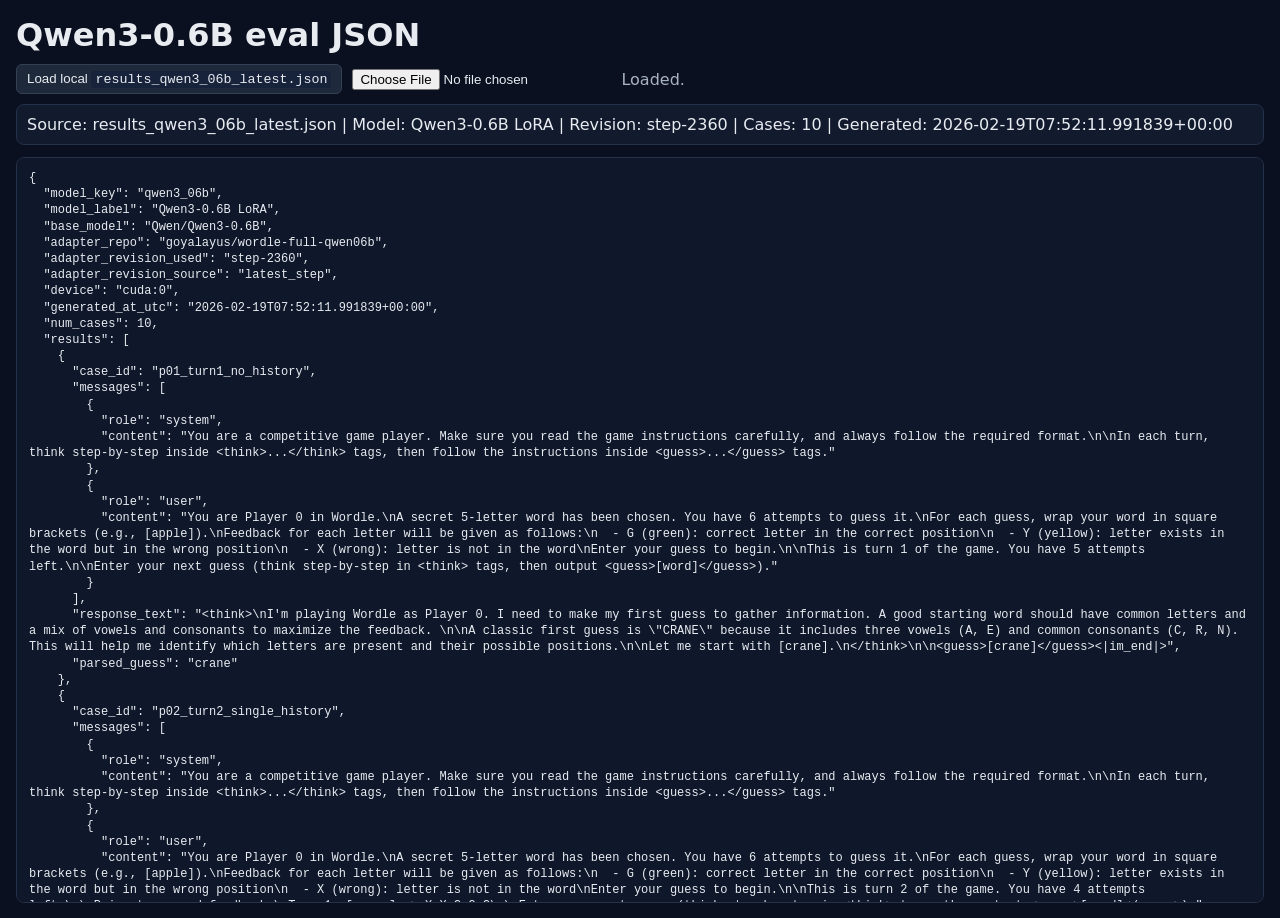
<file: qwen4b-lora-wordle/inference/results_qwen3_06b_latest_viewer.html>
<!doctype html>
<html>
<head>
  <meta charset="utf-8" />
  <meta name="viewport" content="width=device-width, initial-scale=1" />
  <title>0.6B eval JSON viewer</title>
  <style>
    body {
      font-family: Inter, system-ui, Arial, sans-serif;
      margin: 16px;
      background: #0b1020;
      color: #e8ecf1;
    }
    h1 { margin: 0 0 8px 0; }
    .row {
      display: flex;
      gap: 10px;
      align-items: center;
      flex-wrap: wrap;
      margin: 10px 0;
    }
    .meta {
      background: #121a2e;
      border: 1px solid #24314a;
      border-radius: 8px;
      padding: 10px;
      margin: 10px 0;
    }
    .status {
      color: #a8b3c2;
      margin-left: 6px;
    }
    pre {
      background: #0f172a;
      border: 1px solid #24314a;
      border-radius: 8px;
      padding: 12px;
      white-space: pre-wrap;
      word-break: break-word;
      font-family: ui-monospace, SFMono-Regular, Menlo, monospace;
      font-size: 12px;
      line-height: 1.35;
      max-height: 80vh;
      overflow: auto;
    }
    button {
      background: #1e293b;
      color: #e8ecf1;
      border: 1px solid #334155;
      border-radius: 6px;
      padding: 6px 10px;
      cursor: pointer;
    }
    input[type="file"] {
      color: #e8ecf1;
    }
    code {
      background: #17223b;
      padding: 1px 4px;
      border-radius: 4px;
    }
  </style>
</head>
<body>
  <h1>Qwen3-0.6B eval JSON</h1>
  <div class="row">
    <button id="loadDefault">Load local <code>results_qwen3_06b_latest.json</code></button>
    <input id="fileInput" type="file" accept=".json,application/json" />
    <span class="status" id="status">Ready.</span>
  </div>
  <div class="meta" id="meta">No data loaded.</div>
  <pre id="jsonOut">No JSON loaded yet.</pre>

  <script>
    const statusEl = document.getElementById("status");
    const outEl = document.getElementById("jsonOut");
    const metaEl = document.getElementById("meta");

    function render(data, label) {
      const model = data.model_label || "unknown";
      const rev = data.adapter_revision_used || "unknown";
      const cases = data.num_cases ?? "unknown";
      const generated = data.generated_at_utc || "unknown";
      metaEl.textContent =
        `Source: ${label} | Model: ${model} | Revision: ${rev} | Cases: ${cases} | Generated: ${generated}`;
      outEl.textContent = JSON.stringify(data, null, 2);
      statusEl.textContent = "Loaded.";
    }

    async function loadDefaultFile() {
      statusEl.textContent = "Loading default JSON...";
      try {
        const resp = await fetch("./results_qwen3_06b_latest.json");
        if (!resp.ok) throw new Error(`HTTP ${resp.status}`);
        const data = await resp.json();
        render(data, "results_qwen3_06b_latest.json");
      } catch (err) {
        statusEl.textContent = `Auto-load failed (${err.message}). Use file picker.`;
      }
    }

    document.getElementById("loadDefault").addEventListener("click", loadDefaultFile);

    document.getElementById("fileInput").addEventListener("change", async (ev) => {
      const file = ev.target.files && ev.target.files[0];
      if (!file) return;
      statusEl.textContent = "Reading selected file...";
      try {
        const text = await file.text();
        const data = JSON.parse(text);
        render(data, file.name);
      } catch (err) {
        statusEl.textContent = `Failed to parse JSON (${err.message})`;
      }
    });

    loadDefaultFile();
  </script>
</body>
</html>
</file>
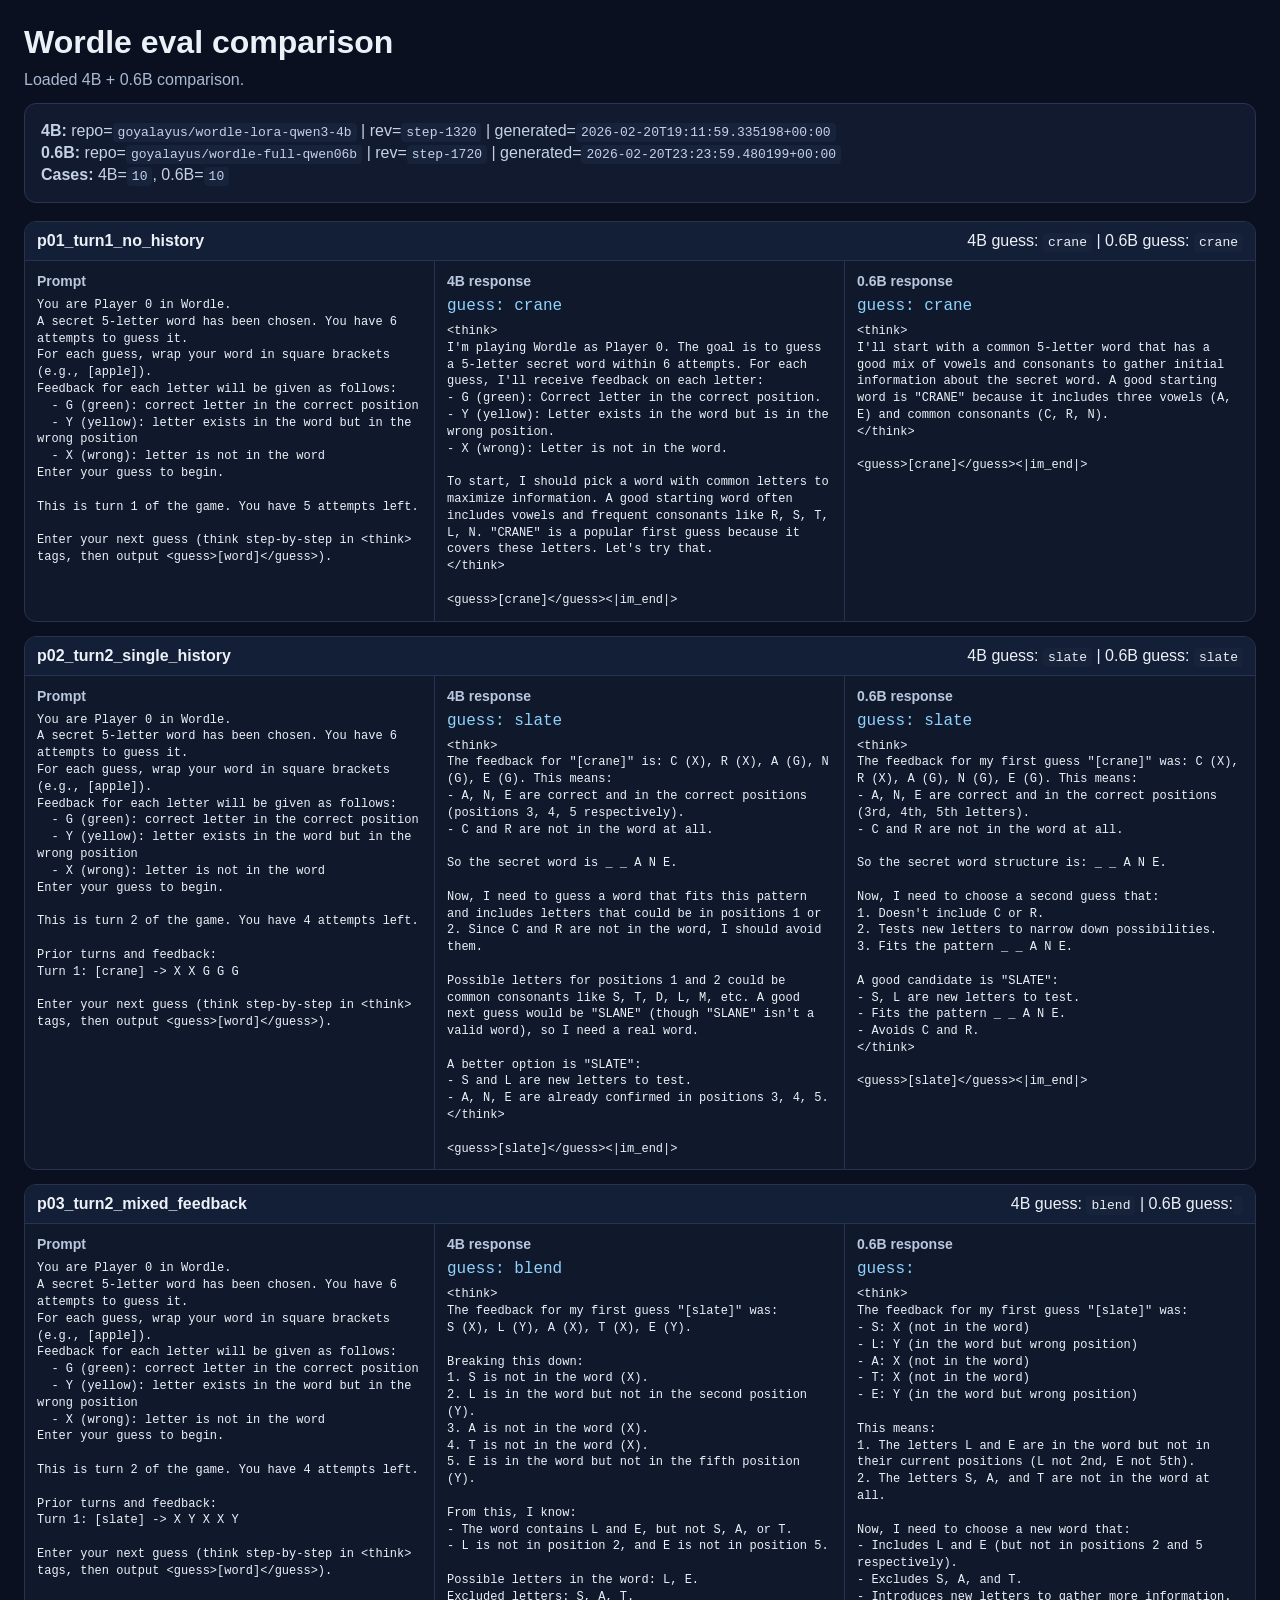
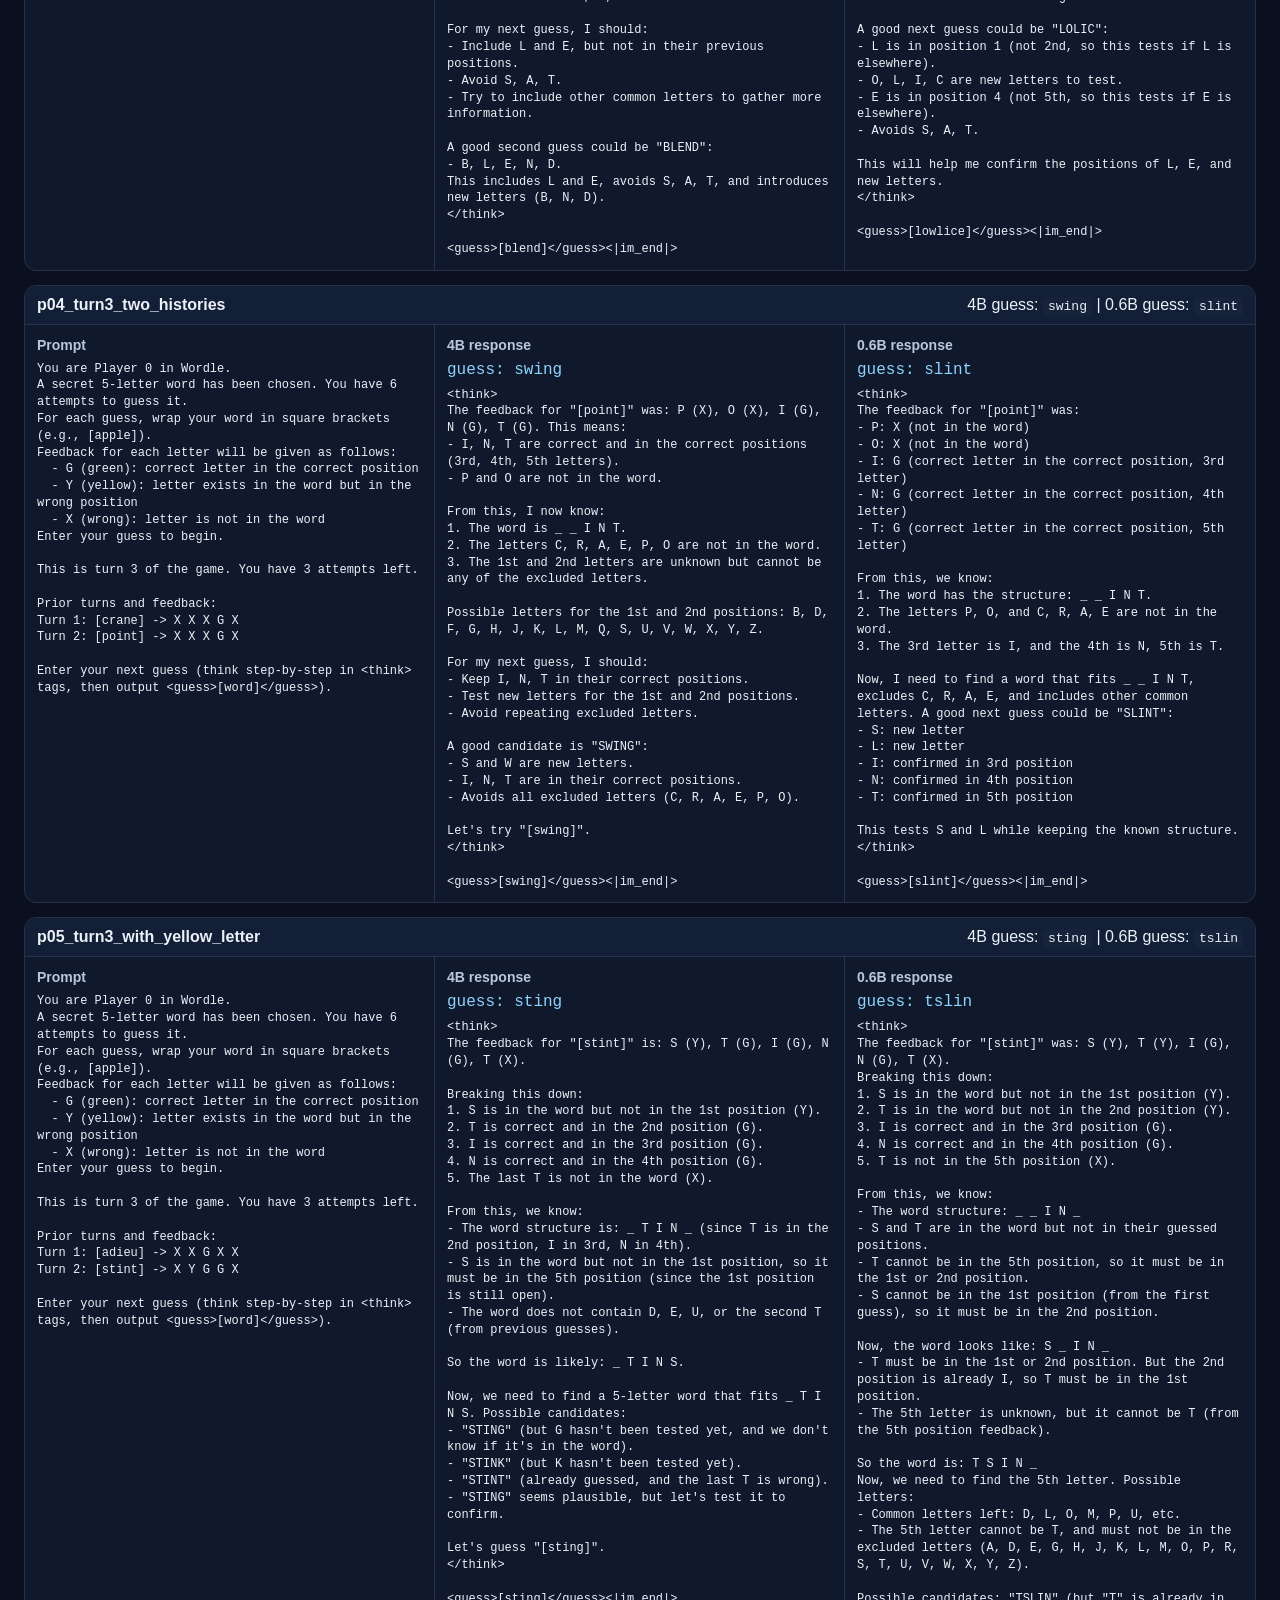
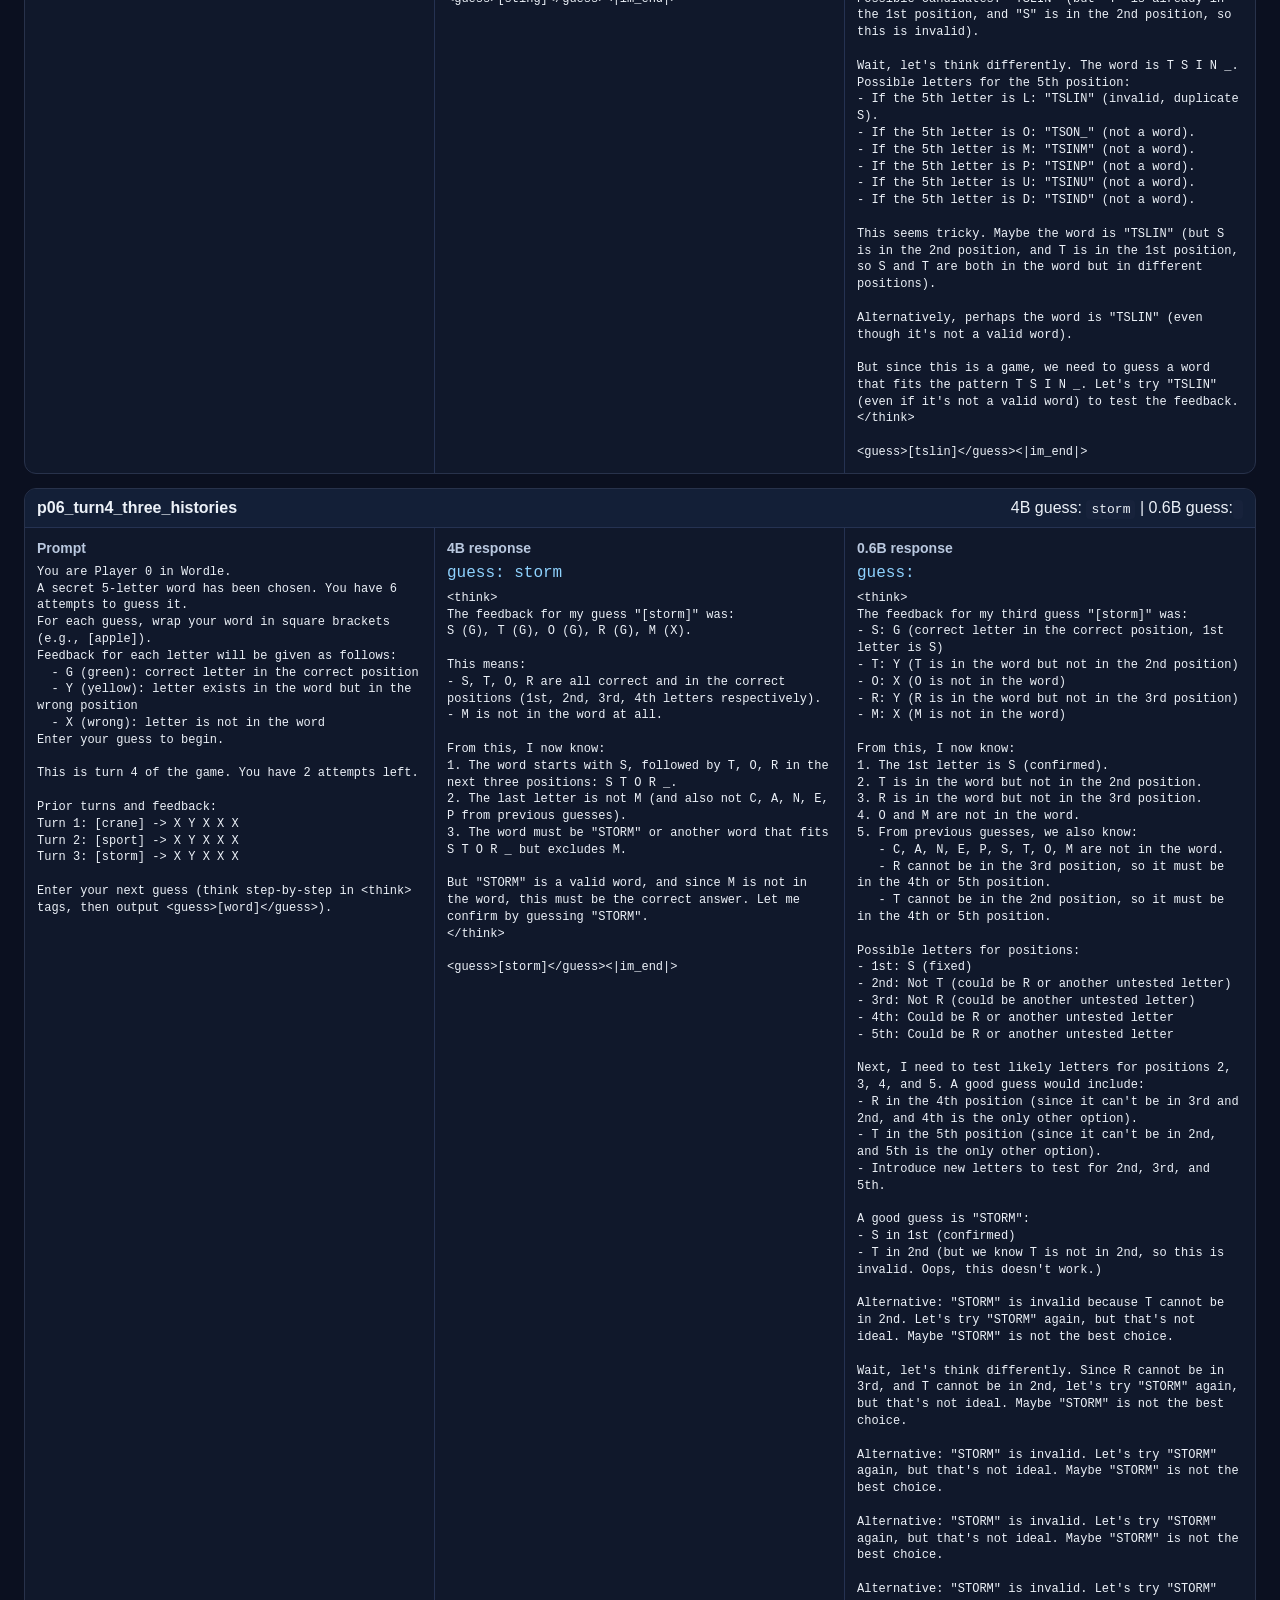
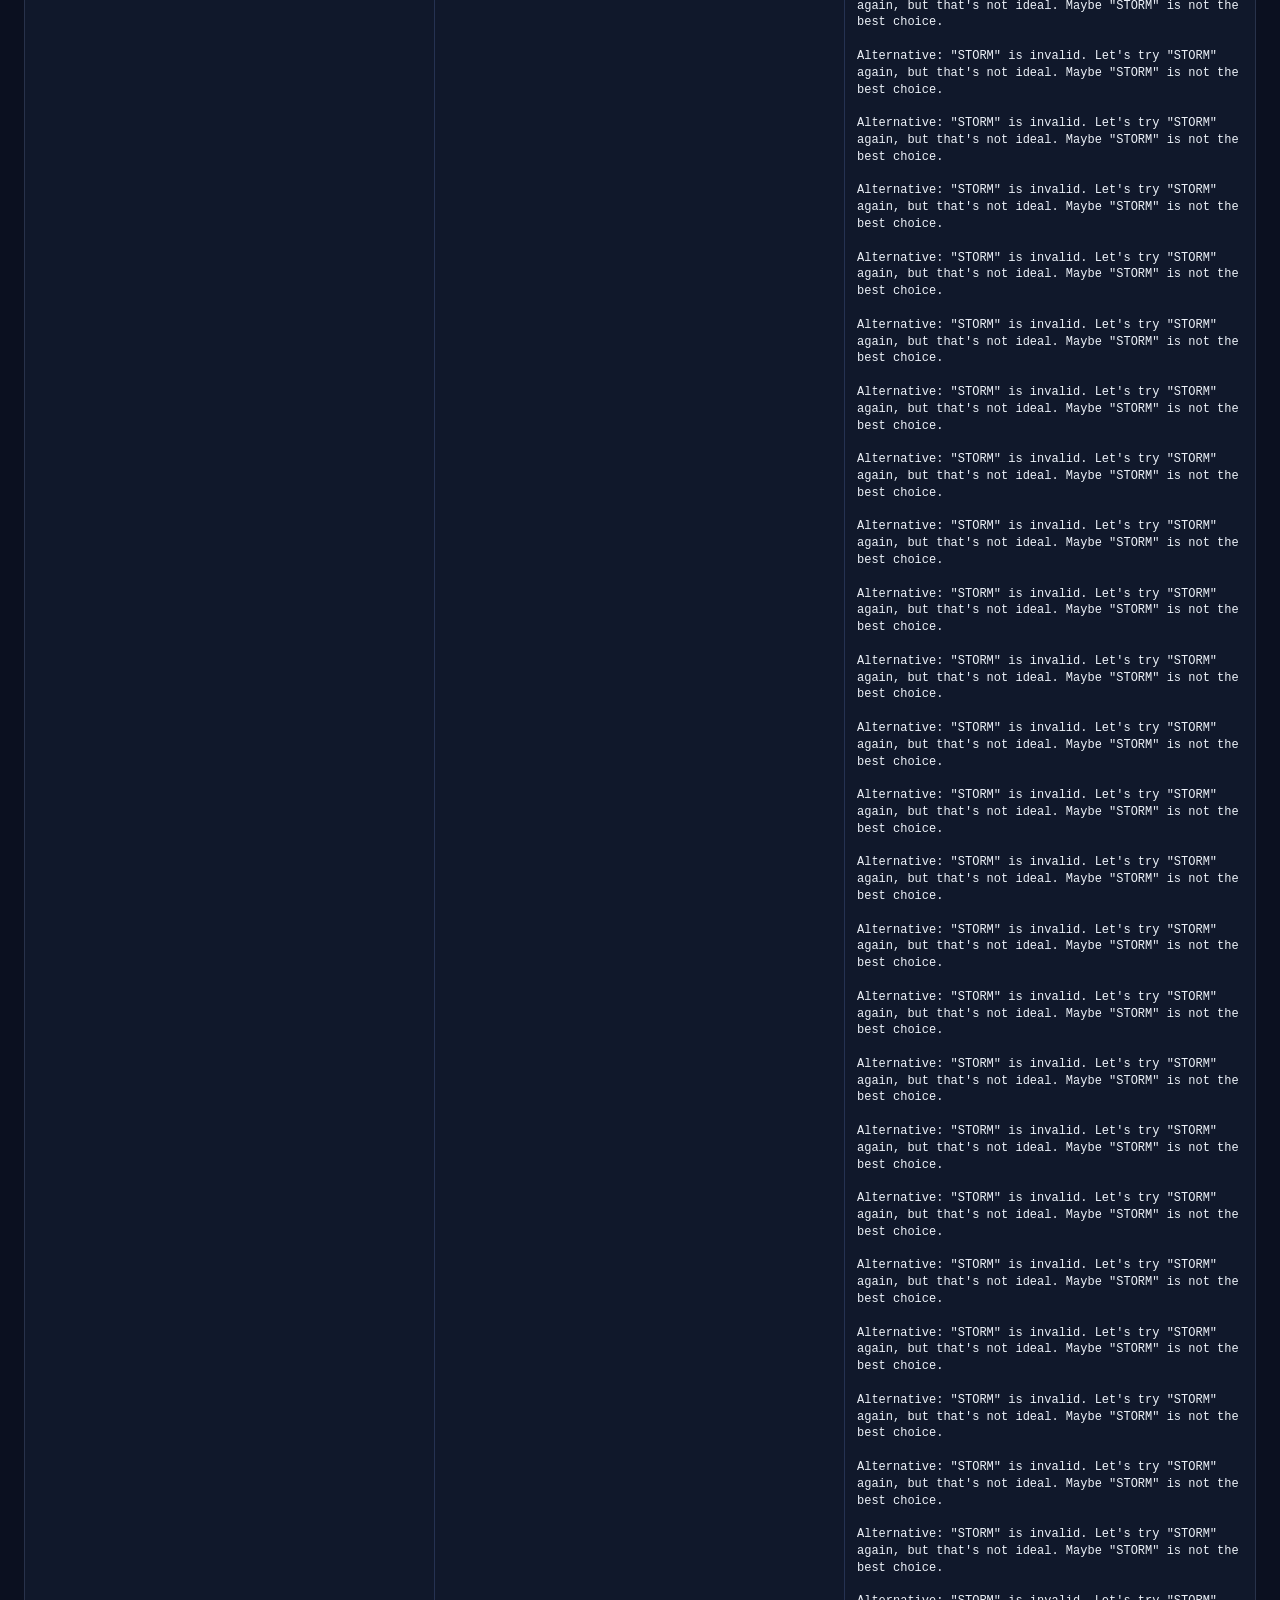
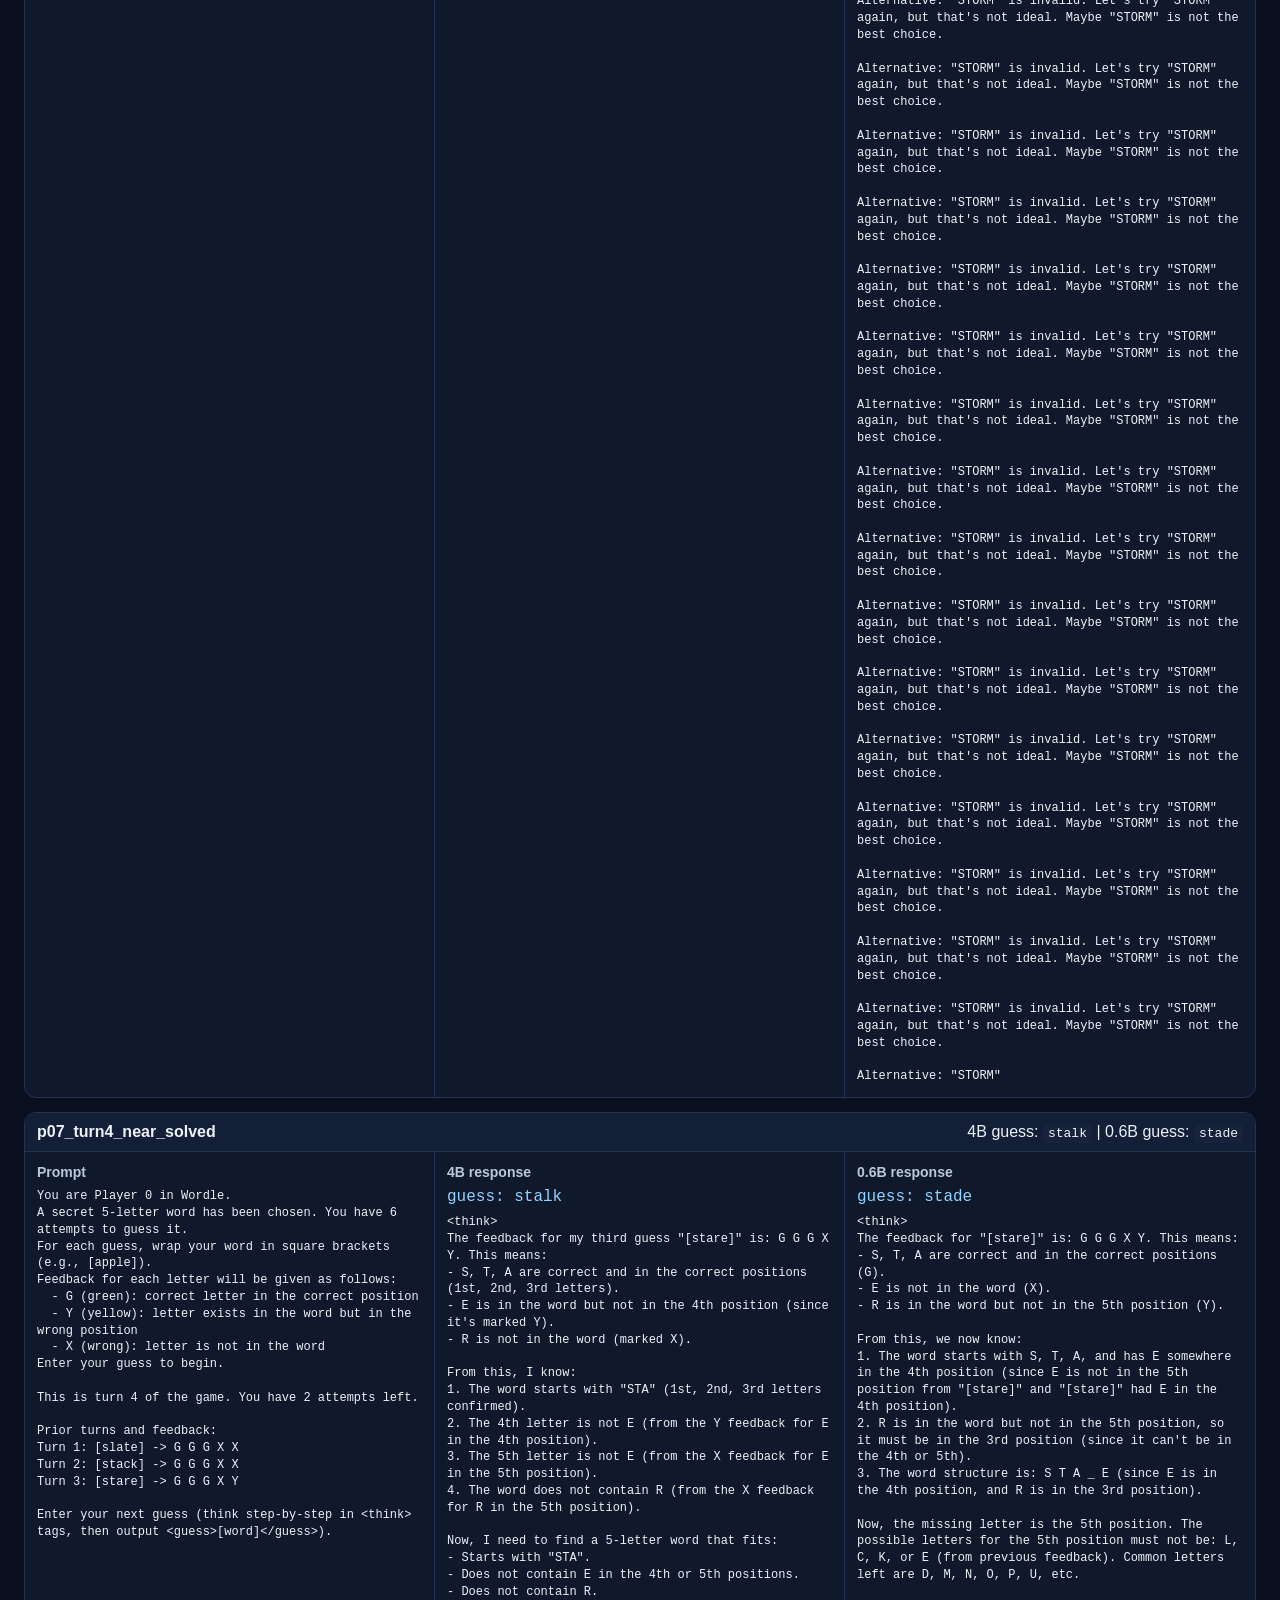
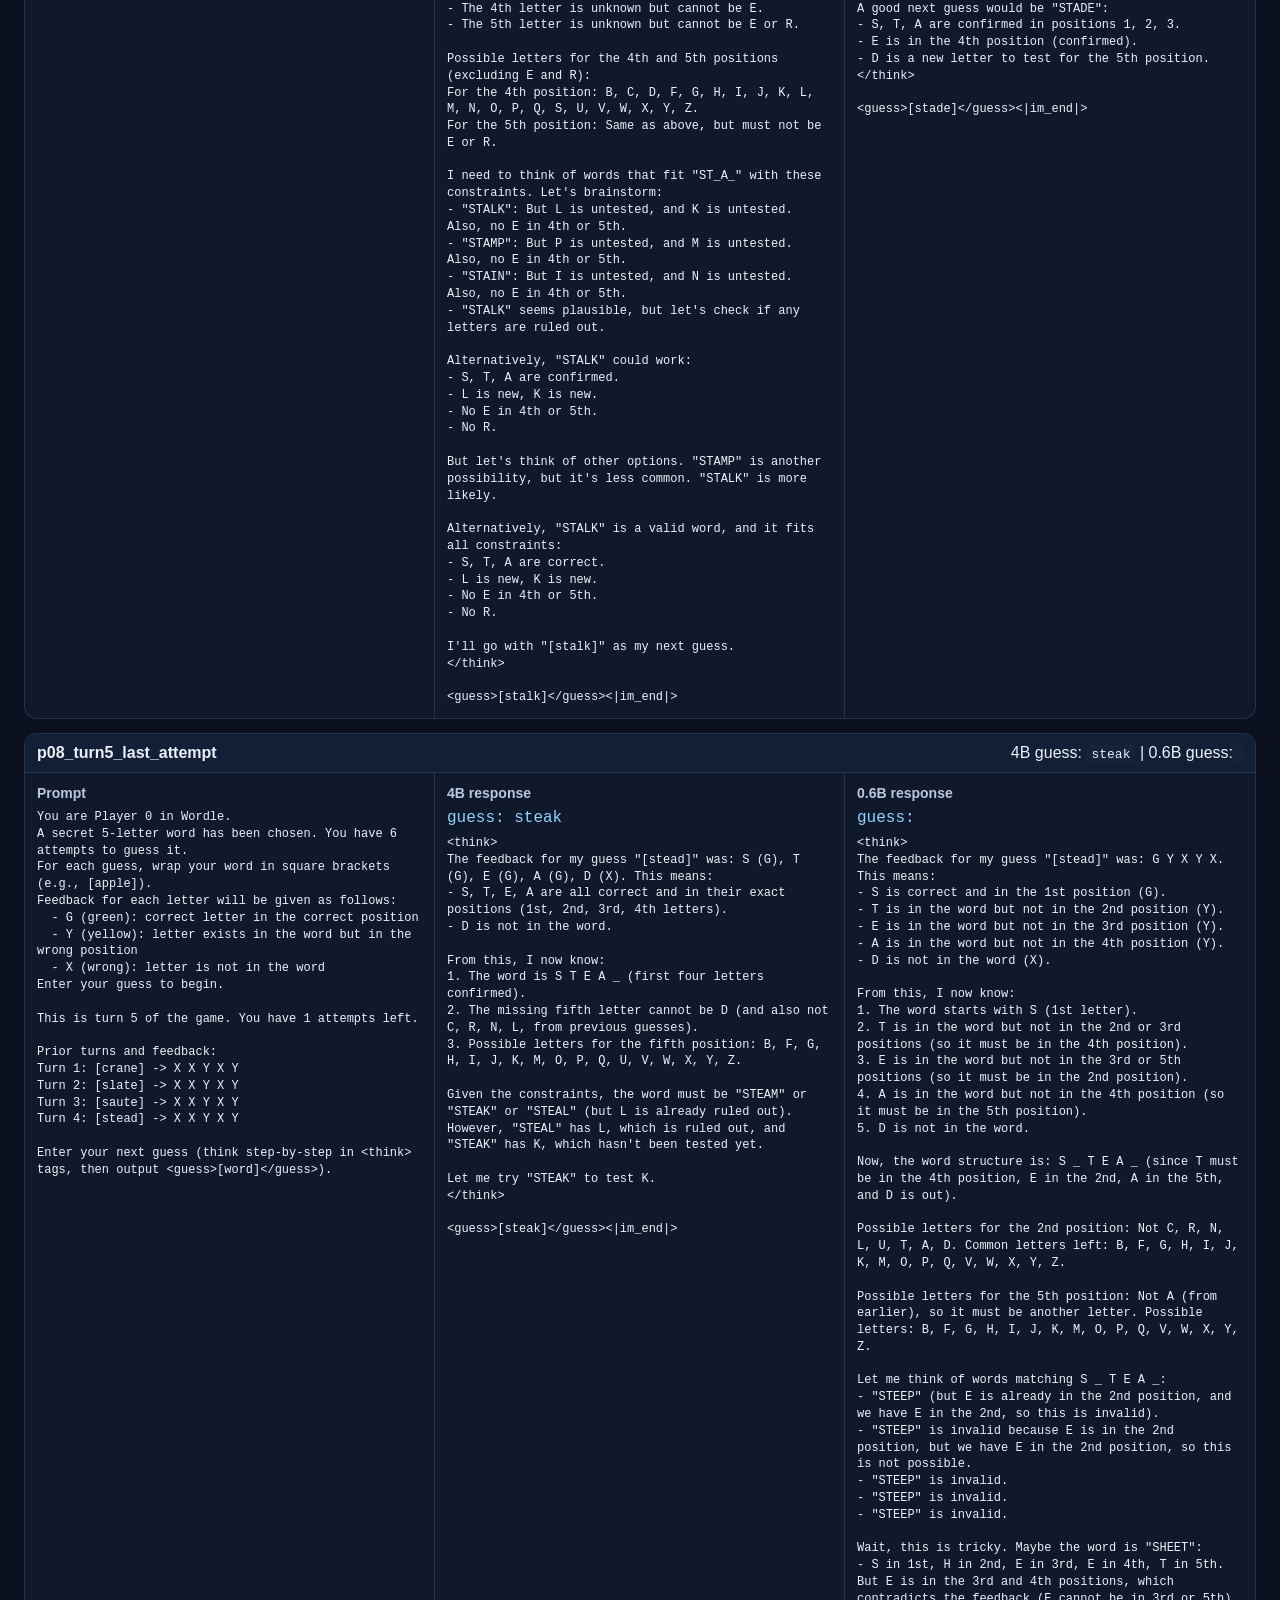
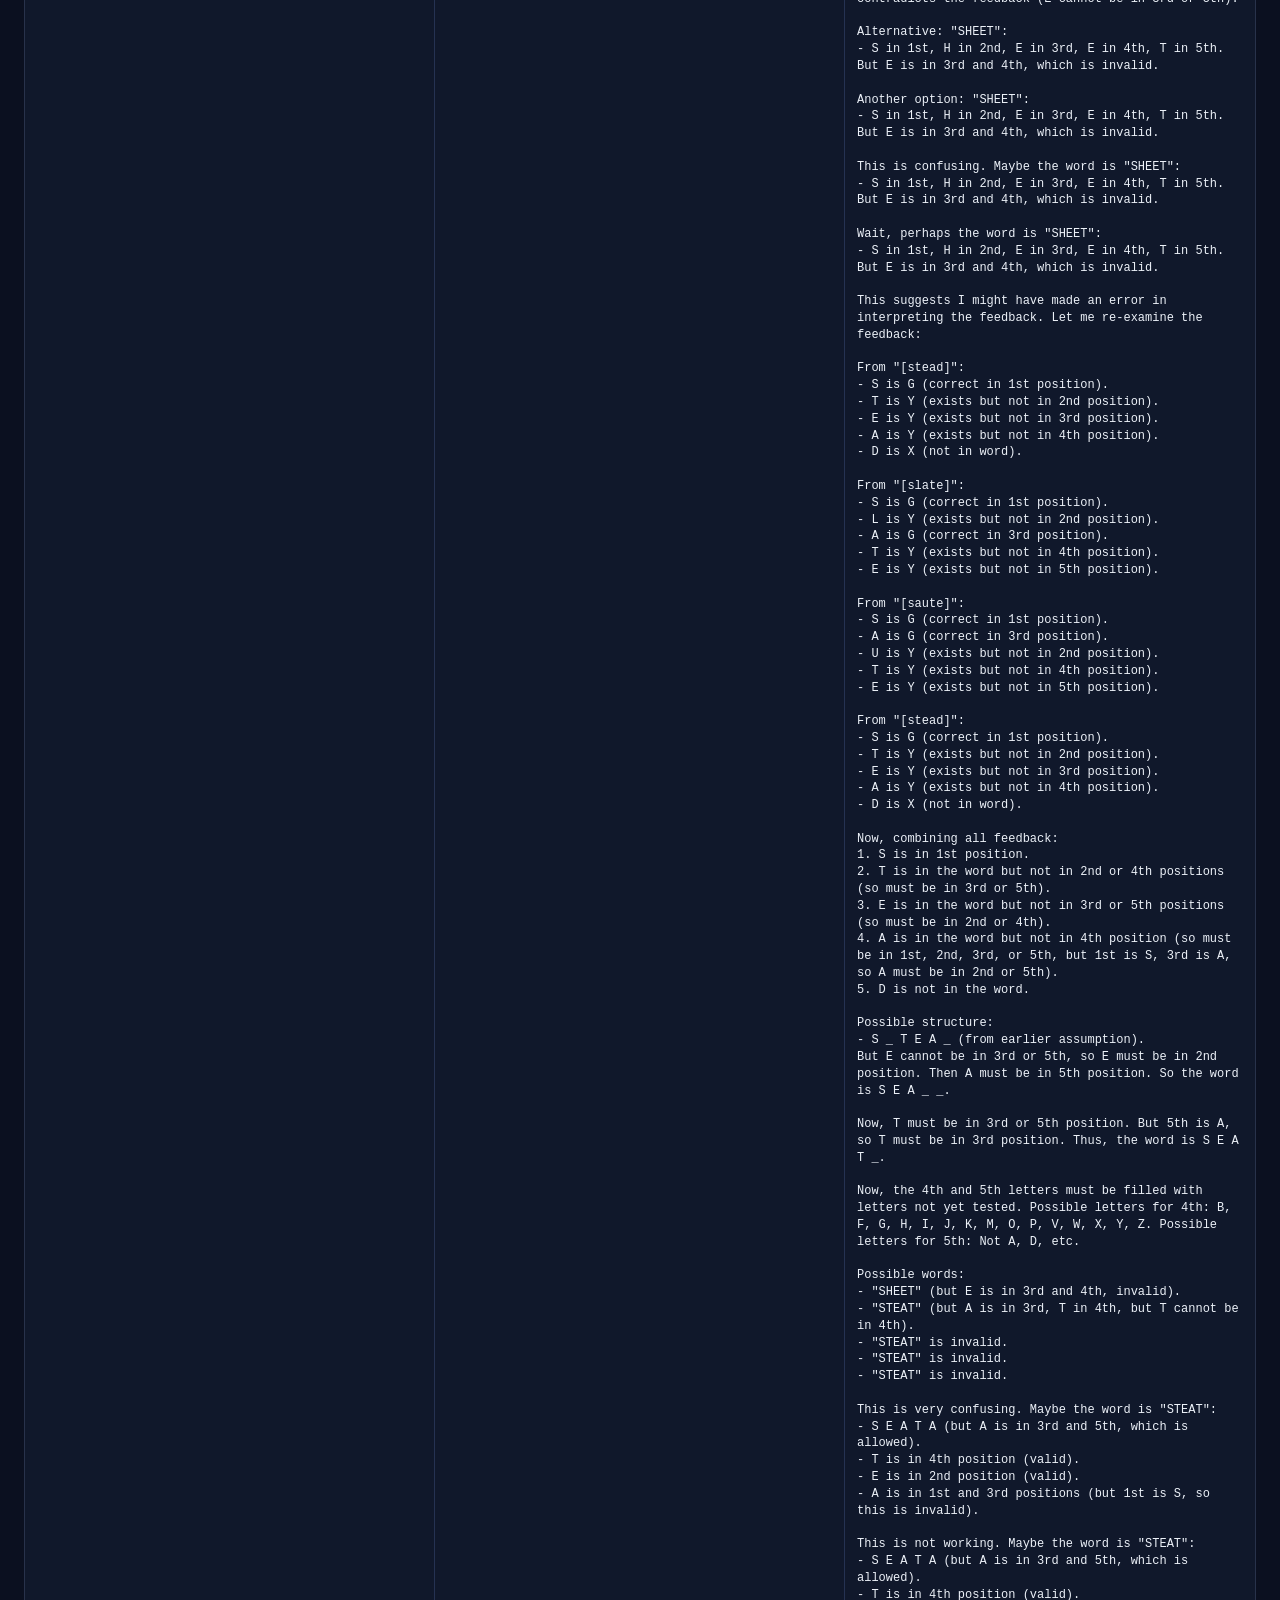
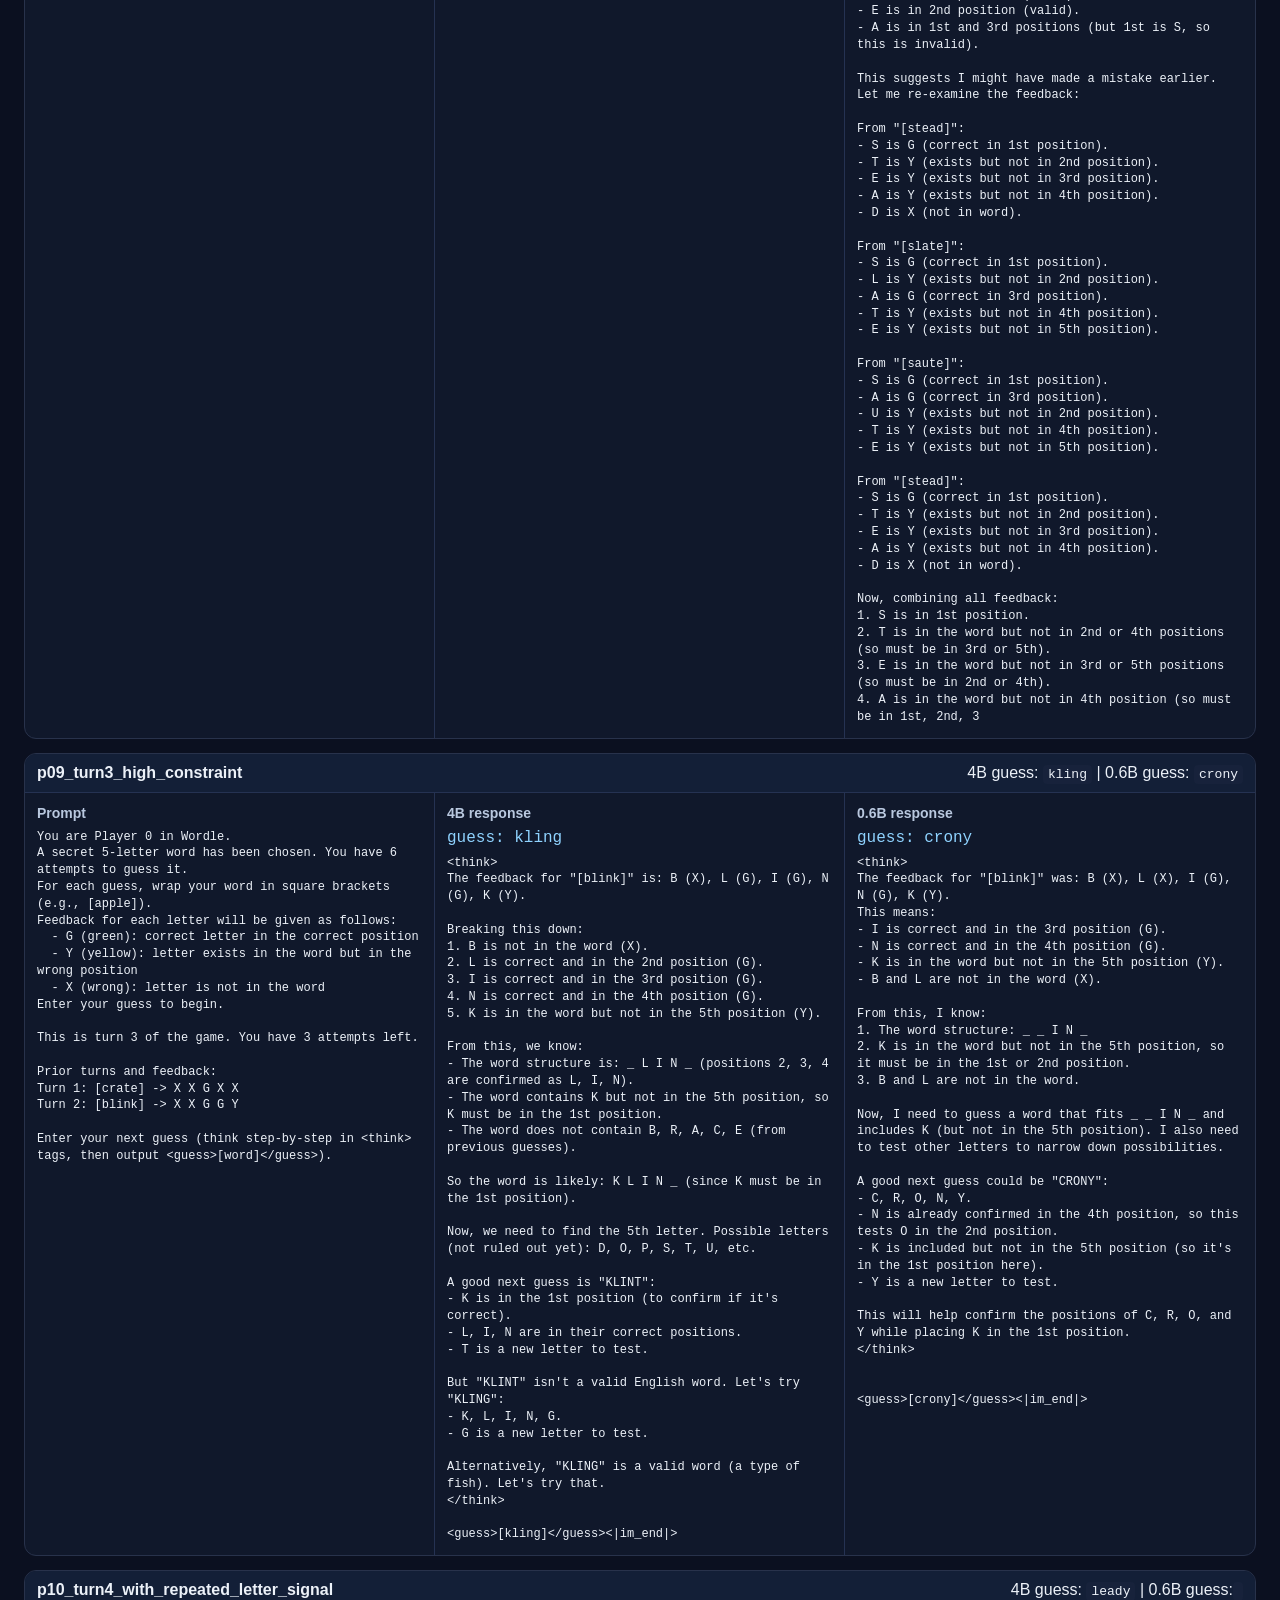
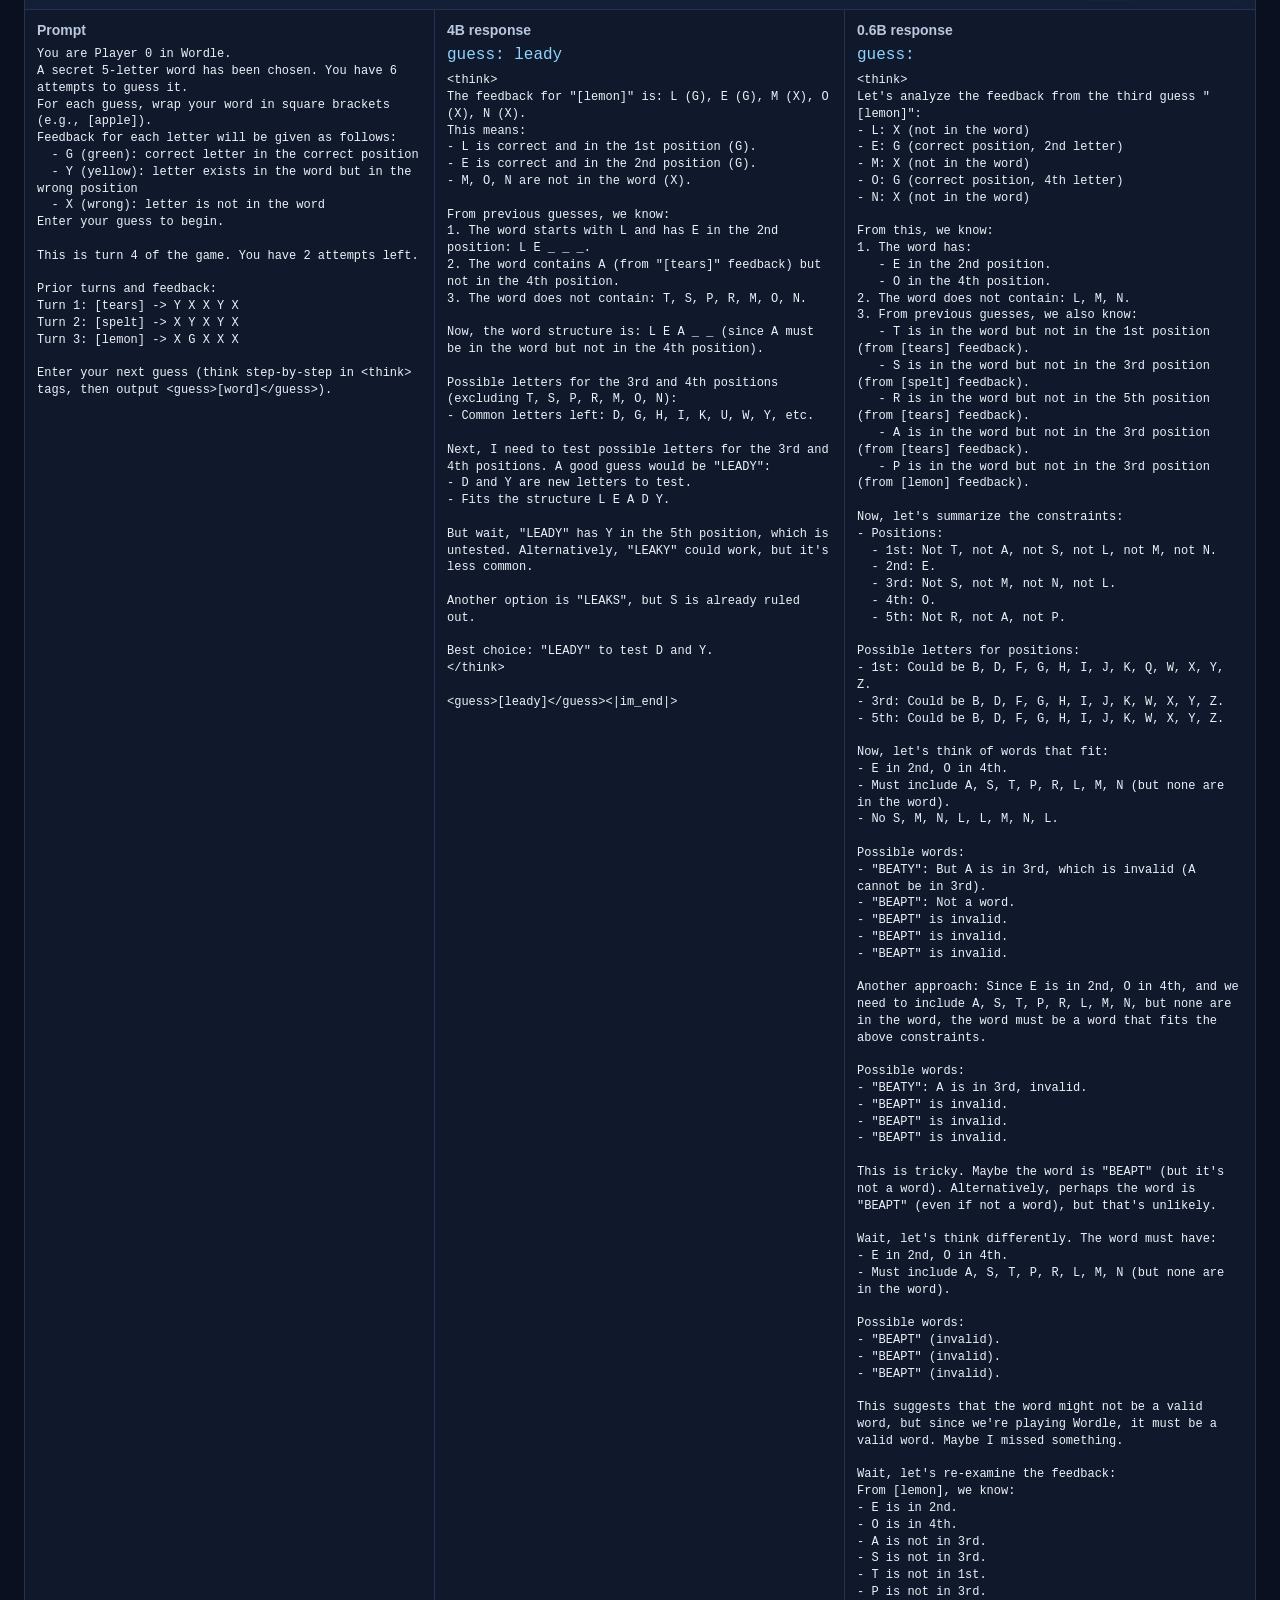
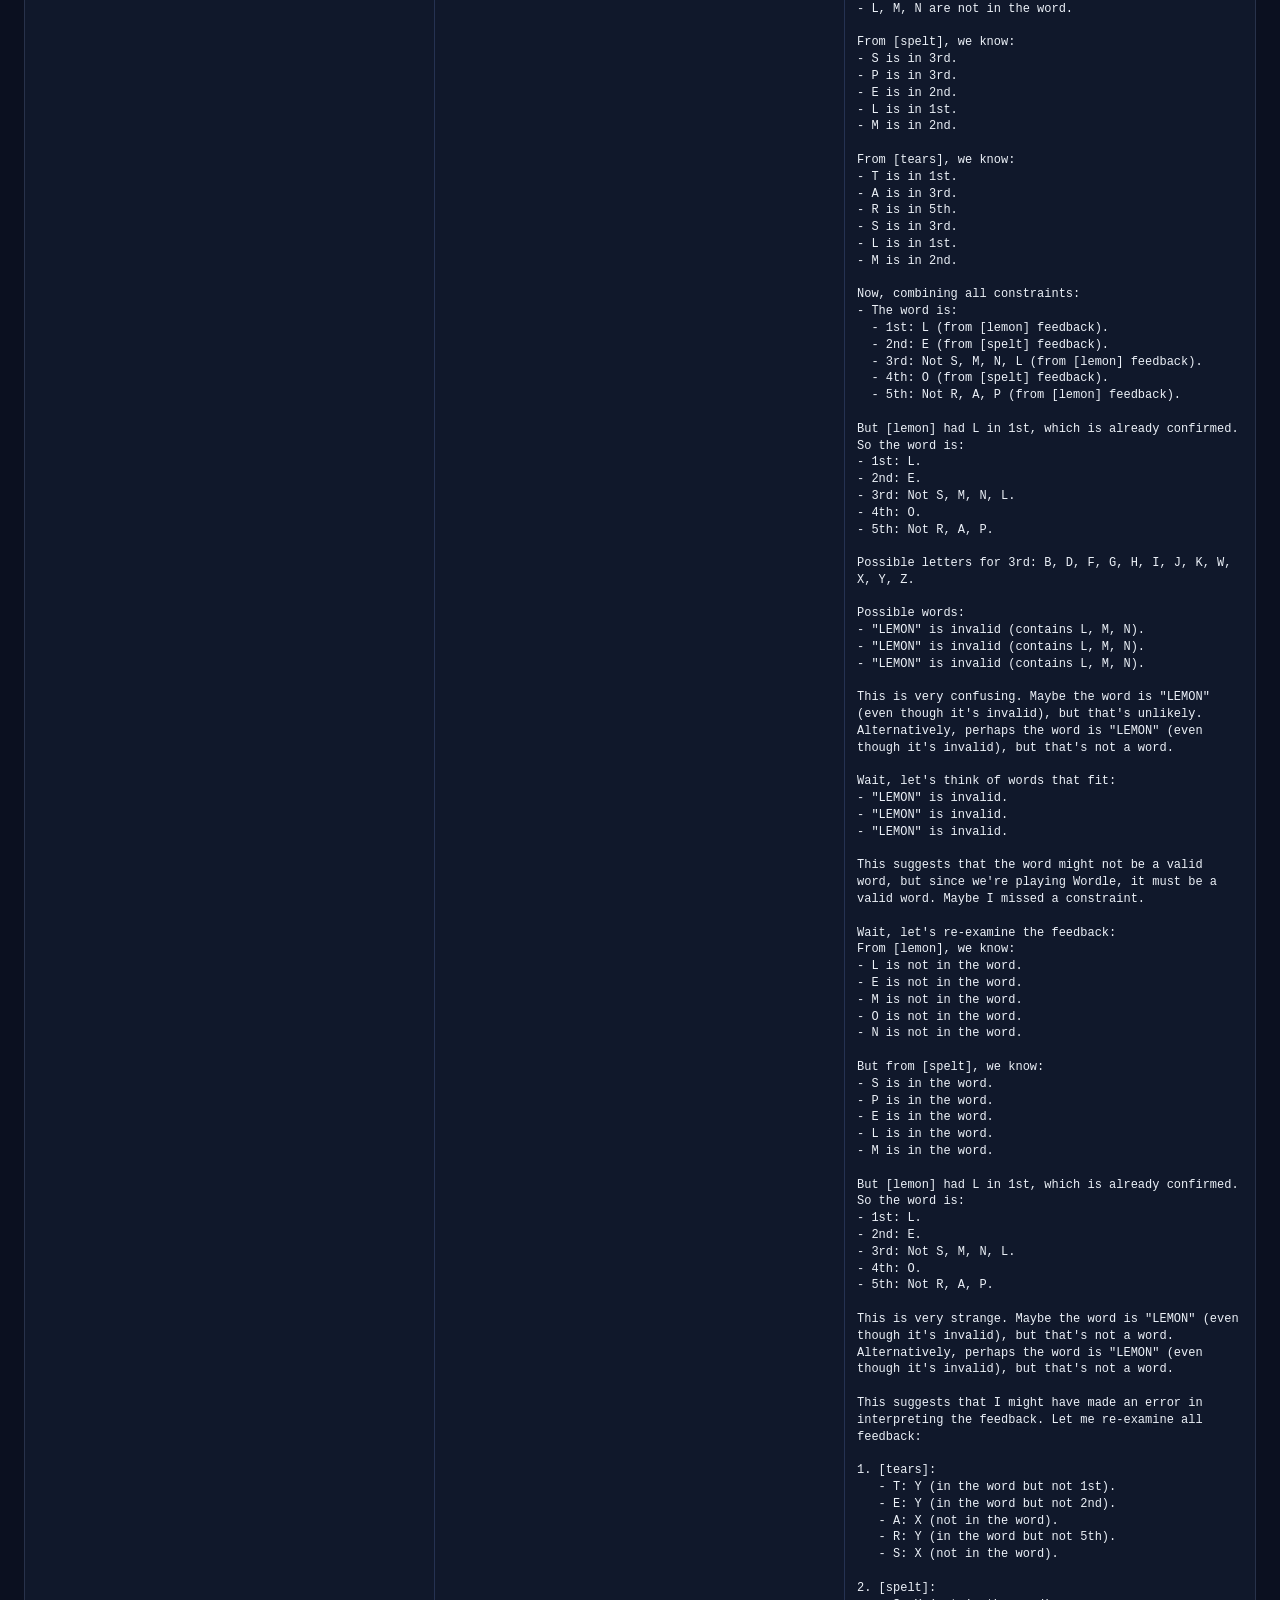
<file: qwen4b-lora-wordle/inference/results_qwen3_4b_clean_viewer.html>
<!doctype html>
<html>
<head>
  <meta charset="utf-8" />
  <meta name="viewport" content="width=device-width, initial-scale=1" />
  <title>Wordle eval viewer (4B + 0.6B)</title>
  <style>
    body { font-family: Inter, Arial, sans-serif; margin: 24px; background: #0b1020; color: #ecf1f8; }
    h1 { margin: 0 0 10px 0; }
    .meta { background: #111a2f; border: 1px solid #2a3553; border-radius: 12px; padding: 14px 16px; margin-bottom: 18px; }
    .meta div { margin: 4px 0; color: #c5d2e5; }
    .status { color: #a9b9d4; margin-bottom: 14px; }
    .card { border: 1px solid #28324b; border-radius: 12px; margin: 14px 0; overflow: hidden; background: #10182b; }
    .head { display: flex; justify-content: space-between; align-items: center; gap: 8px; padding: 10px 12px; background: #131f37; border-bottom: 1px solid #253252; }
    .cid { font-weight: 700; }
    .cols { display: grid; grid-template-columns: 1fr 1fr 1fr; gap: 0; }
    section { padding: 12px; border-right: 1px solid #253252; }
    section:last-child { border-right: none; }
    h3 { margin: 0 0 8px 0; font-size: 14px; color: #b9c8df; }
    .guess { margin: 0 0 8px 0; color: #8fd3ff; font-family: ui-monospace, Menlo, monospace; }
    pre { margin: 0; white-space: pre-wrap; word-break: break-word; font-size: 12px; line-height: 1.4; }
    code { background: #17223b; padding: 2px 5px; border-radius: 4px; }
    @media (max-width: 1200px) {
      .cols { grid-template-columns: 1fr; }
      section { border-right: none; border-bottom: 1px solid #253252; }
      section:last-child { border-bottom: none; }
    }
  </style>
</head>
<body>
  <h1>Wordle eval comparison</h1>
  <div class="status" id="status">Loading results...</div>
  <div class="meta" id="meta">No data loaded yet.</div>
  <div id="cards"></div>

  <script>
    const statusEl = document.getElementById("status");
    const metaEl = document.getElementById("meta");
    const cardsEl = document.getElementById("cards");

    function esc(value) {
      return String(value ?? "")
        .replaceAll("&", "&amp;")
        .replaceAll("<", "&lt;")
        .replaceAll(">", "&gt;");
    }

    function promptFromMessages(messages) {
      const userMsg = (messages || []).find((m) => m && m.role === "user");
      return userMsg ? userMsg.content : "";
    }

    async function loadJson(path) {
      const bust = `${path}?v=${Date.now()}`;
      const resp = await fetch(bust, { cache: "no-store" });
      if (!resp.ok) throw new Error(`${path} -> HTTP ${resp.status}`);
      return resp.json();
    }

    function buildMeta(model4b, model06b) {
      metaEl.innerHTML = [
        `<div><b>4B:</b> repo=<code>${esc(model4b.adapter_repo)}</code> | rev=<code>${esc(model4b.adapter_revision_used)}</code> | generated=<code>${esc(model4b.generated_at_utc)}</code></div>`,
        `<div><b>0.6B:</b> repo=<code>${esc(model06b.adapter_repo)}</code> | rev=<code>${esc(model06b.adapter_revision_used)}</code> | generated=<code>${esc(model06b.generated_at_utc)}</code></div>`,
        `<div><b>Cases:</b> 4B=<code>${esc(model4b.num_cases)}</code>, 0.6B=<code>${esc(model06b.num_cases)}</code></div>`
      ].join("");
    }

    function renderCards(model4b, model06b) {
      const byCase4b = new Map((model4b.results || []).map((r) => [r.case_id, r]));
      const byCase06b = new Map((model06b.results || []).map((r) => [r.case_id, r]));
      const caseOrder = (model4b.results || []).map((r) => r.case_id);

      const html = caseOrder.map((caseId) => {
        const r4 = byCase4b.get(caseId) || {};
        const r6 = byCase06b.get(caseId) || {};
        const prompt = promptFromMessages(r4.messages || r6.messages || []);
        return `
          <div class="card">
            <div class="head">
              <span class="cid">${esc(caseId)}</span>
              <span>4B guess: <code>${esc(r4.parsed_guess || "")}</code> | 0.6B guess: <code>${esc(r6.parsed_guess || "")}</code></span>
            </div>
            <div class="cols">
              <section>
                <h3>Prompt</h3>
                <pre>${esc(prompt)}</pre>
              </section>
              <section>
                <h3>4B response</h3>
                <div class="guess">guess: ${esc(r4.parsed_guess || "")}</div>
                <pre>${esc(r4.response_text || "")}</pre>
              </section>
              <section>
                <h3>0.6B response</h3>
                <div class="guess">guess: ${esc(r6.parsed_guess || "")}</div>
                <pre>${esc(r6.response_text || "")}</pre>
              </section>
            </div>
          </div>
        `;
      }).join("");

      cardsEl.innerHTML = html || "<div class='status'>No cases to render.</div>";
    }

    async function main() {
      try {
        const [model4b, model06b] = await Promise.all([
          loadJson("./results_qwen3_4b_latest_remote.json"),
          loadJson("./results_qwen3_06b_step1720.json")
        ]);
        buildMeta(model4b, model06b);
        renderCards(model4b, model06b);
        statusEl.textContent = "Loaded 4B + 0.6B comparison.";
      } catch (err) {
        statusEl.textContent = `Failed to load JSON files: ${err.message}`;
      }
    }

    main();
  </script>
</body>
</html>
</file>
